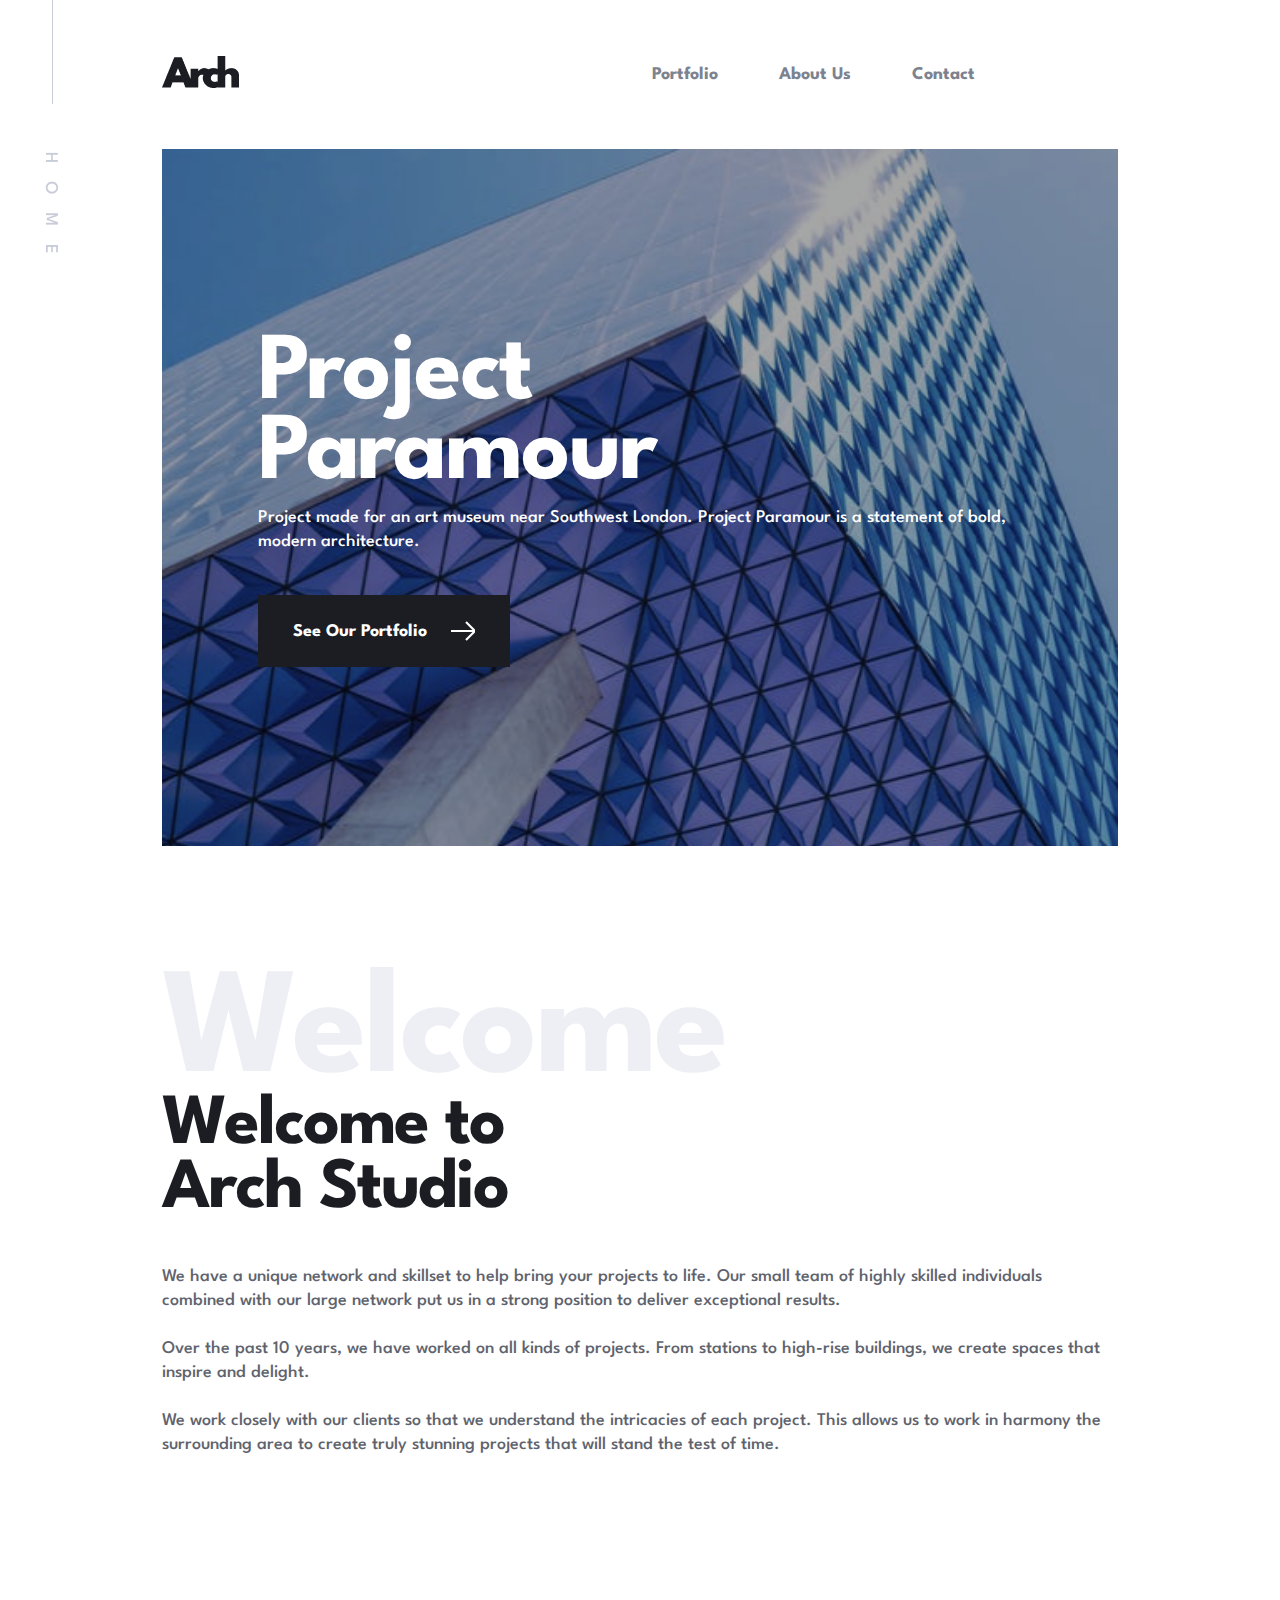
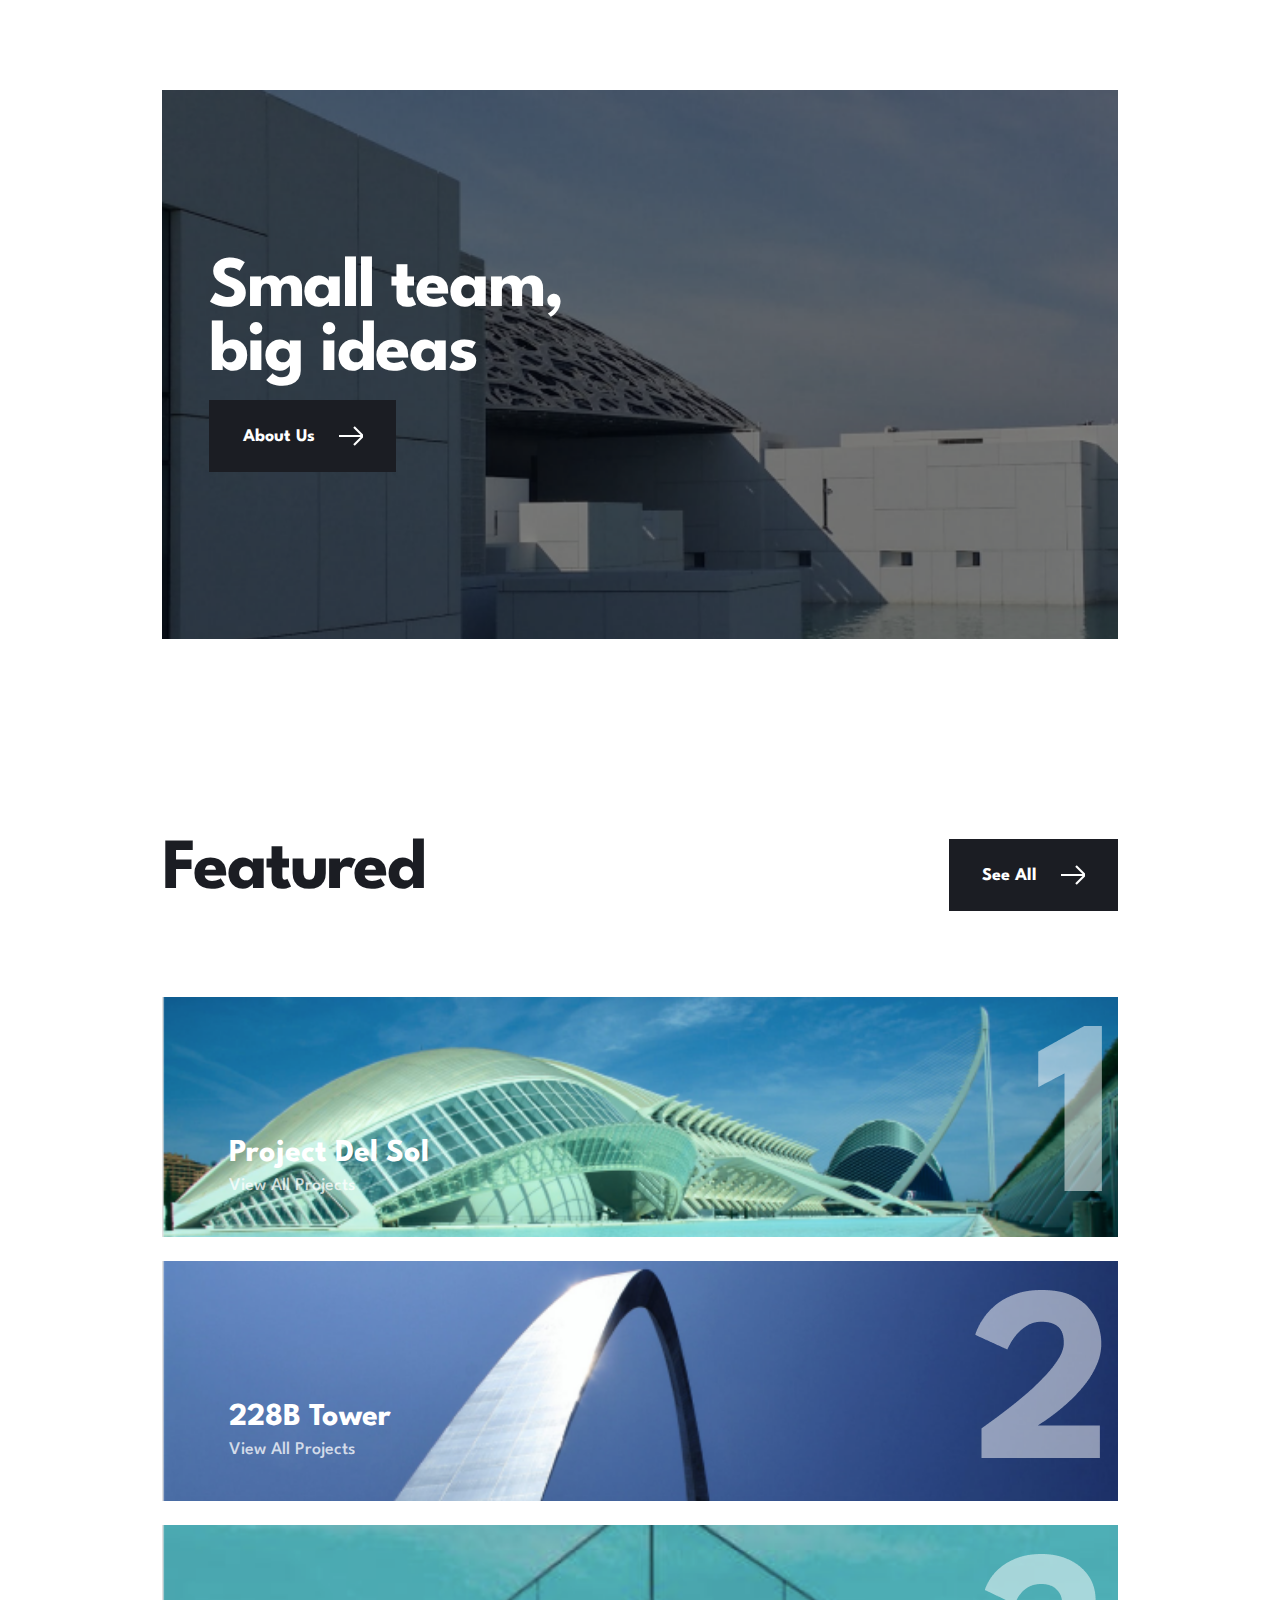
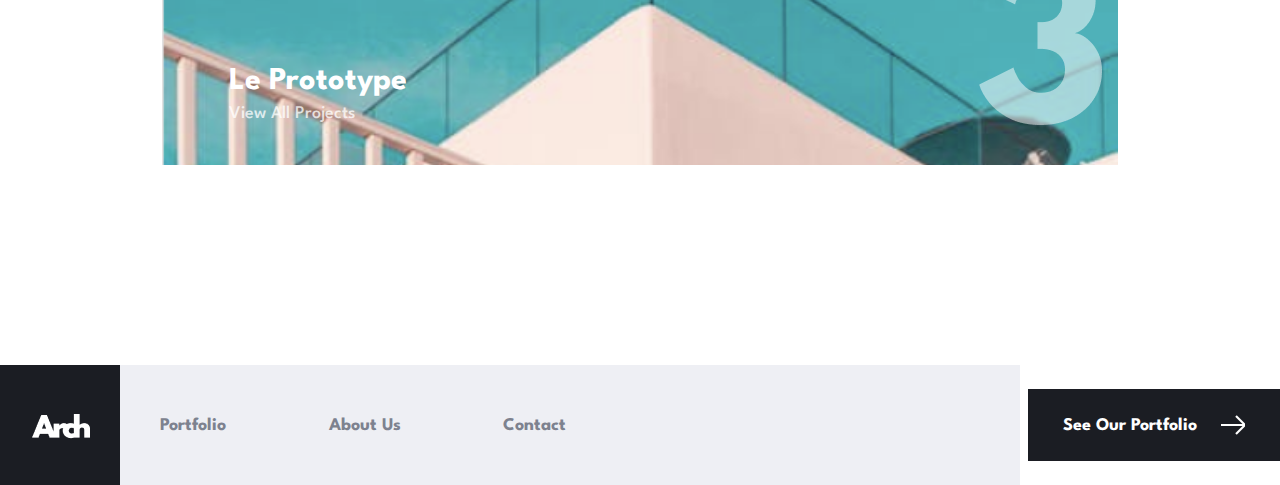
<file: index.html>
<!DOCTYPE html>
<html lang="en">
  <head>
    <meta charset="UTF-8" />
    <meta name="viewport" content="width=device-width, initial-scale=1.0" />
    <link rel="preconnect" href="https://fonts.googleapis.com" />
    <link rel="preconnect" href="https://fonts.gstatic.com" crossorigin />
    <link
      href="https://fonts.googleapis.com/css2?family=League+Spartan:wght@500;700&display=swap"
      rel="stylesheet"
    />
    <link
      rel="stylesheet"
      href="https://cdnjs.cloudflare.com/ajax/libs/font-awesome/6.5.1/css/all.min.css"
      integrity="sha512-DTOQO9RWCH3ppGqcWaEA1BIZOC6xxalwEsw9c2QQeAIftl+Vegovlnee1c9QX4TctnWMn13TZye+giMm8e2LwA=="
      crossorigin="anonymous"
      referrerpolicy="no-referrer"
    />
    <link rel="stylesheet" href="style.css" />
    <link rel="stylesheet" href="./CSS_Styles/header.css" />
    <link rel="stylesheet" href="./CSS_Styles/footer.css" />
    <link rel="icon" href="./Icons/Web_Page_Icon.png" />
    <title>Arch Studio</title>
  </head>
  <body>
    <header>
      <a href="#"> <img src="./Arch_Logo/Header_Arch.png" alt="Arch" /> </a>
      <div class="hamburger">
        <img src="./Icons/Hamburger_Menu.png" alt="" />
        <a href="./Portfolio_Page/index.html"> <nav>Portfolio</nav> </a>
        <a href="./About_Page/index.html"> <nav>About Us</nav> </a>
        <a href="./Contact_Page/index.html"> <nav>Contact</nav> </a>
      </div>
    </header>

    <main>
      <section class="section1">
        <div class="section1_text_cont">
          <h1>
            Project <br />
            Paramour
          </h1>
          <p>
            Project made for an art museum near Southwest London. Project
            Paramour is a statement of bold, modern architecture.
          </p>
        </div>
        <a href="./Portfolio_Page/index.html">
          <button class="portfolio_button">
            See Our Portfolio
            <img src="./Icons/Arrow_icon.png" alt="" /></button
        ></a>
        <div class="page_number_cont">
          <div class="page_number_cont_item firth">01</div>
          <div class="page_number_cont_item second">02</div>
          <div class="page_number_cont_item third">03</div>
          <div class="page_number_cont_item fourth">04</div>
        </div>
      </section>

      <section class="section2">
        <div class="mob_line"></div>
        <div class="section2_text_cont">
          <h1>Welcome</h1>
          <h2>
            Welcome to <br />
            Arch Studio
          </h2>
          <p>
            We have a unique network and skillset to help bring your projects to
            life. Our small team of highly skilled individuals combined with our
            large network put us in a strong position to deliver exceptional
            results.
            <br />
            <br />
            Over the past 10 years, we have worked on all kinds of projects.
            From stations to high-rise buildings, we create spaces that inspire
            and delight.
            <br />
            <br />
            We work closely with our clients so that we understand the
            intricacies of each project. This allows us to work in harmony the
            surrounding area to create truly stunning projects that will stand
            the test of time.
          </p>
        </div>
        <img class="building_image" src="./Home_Page/Desktop_Images/Assets/Building_Image.jpg" alt="">
      </section>

      <section class="section3">
        <h3>
          Small team, <br />
          big ideas
        </h3>
        <a href="./About_Page/index.html">
          <button class="about_us_button">
            About Us <img src="./Icons/Arrow_icon.png" alt="" />
          </button>
        </a>
      </section>

      <section class="section4">
        <div class="featured">
          <h4>Featured</h4>
          <a href="./Portfolio_Page/index.html">
            <button class="see_all_button1">
              See All <img src="./Icons/Arrow_icon.png" alt="" /></button
          ></a>
        </div>

        <div class="project_cont">
          <div class="project_cont_item project_del_sol">
            <h4>Project Del Sol</h4>
            <a href="./Portfolio_Page/index.html"> <p>View All Projects</p></a>
            <img
              class="number"
              src="./Home_Page/Tablet_Images/Numbers/1.png"
              alt=""
            />
          </div>

          <div class="project_cont_item w228B_tower">
            <h4>228B Tower</h4>
            <a href="./Portfolio_Page/index.html"> <p>View All Projects</p></a>
            <img
              class="number"
              src="./Home_Page/Tablet_Images/Numbers/2.png"
              alt=""
            />
          </div>

          <div class="project_cont_item le_prototype">
            <h4>Le Prototype</h4>
            <a href="./Portfolio_Page/index.html"> <p>View All Projects</p></a>
            <img
              class="number"
              src="./Home_Page/Tablet_Images/Numbers/3.png"
              alt=""
            />
          </div>

          <a href="./Portfolio_Page/index.html"
            ><button class="see_all_button2">
              See All <img src="./Icons/Arrow_icon.png" alt="" /></button
          ></a>
        </div>
      </section>
    </main>

    <footer>
      <a class="arch" href="#">
        <img class="arch_logo" src="./Arch_Logo/Footer_Arch.png" alt="Arch" />
      </a>
      <ul>
        <a href="./Portfolio_Page/index.html"> <li>Portfolio</li> </a>
        <a href="./About_Page/index.html"> <li>About Us</li> </a>
        <a href="./Contact_Page/index.html"> <li>Contact</li> </a>
      </ul>

      <a class="portfolio_button_tag" href="./Portfolio_Page/index.html">
        <button class="portfolio_button">
          See Our Portfolio <img src="./Icons/Arrow_icon.png" alt="" /></button
      ></a>
    </footer>
  </body>
</html>
</file>
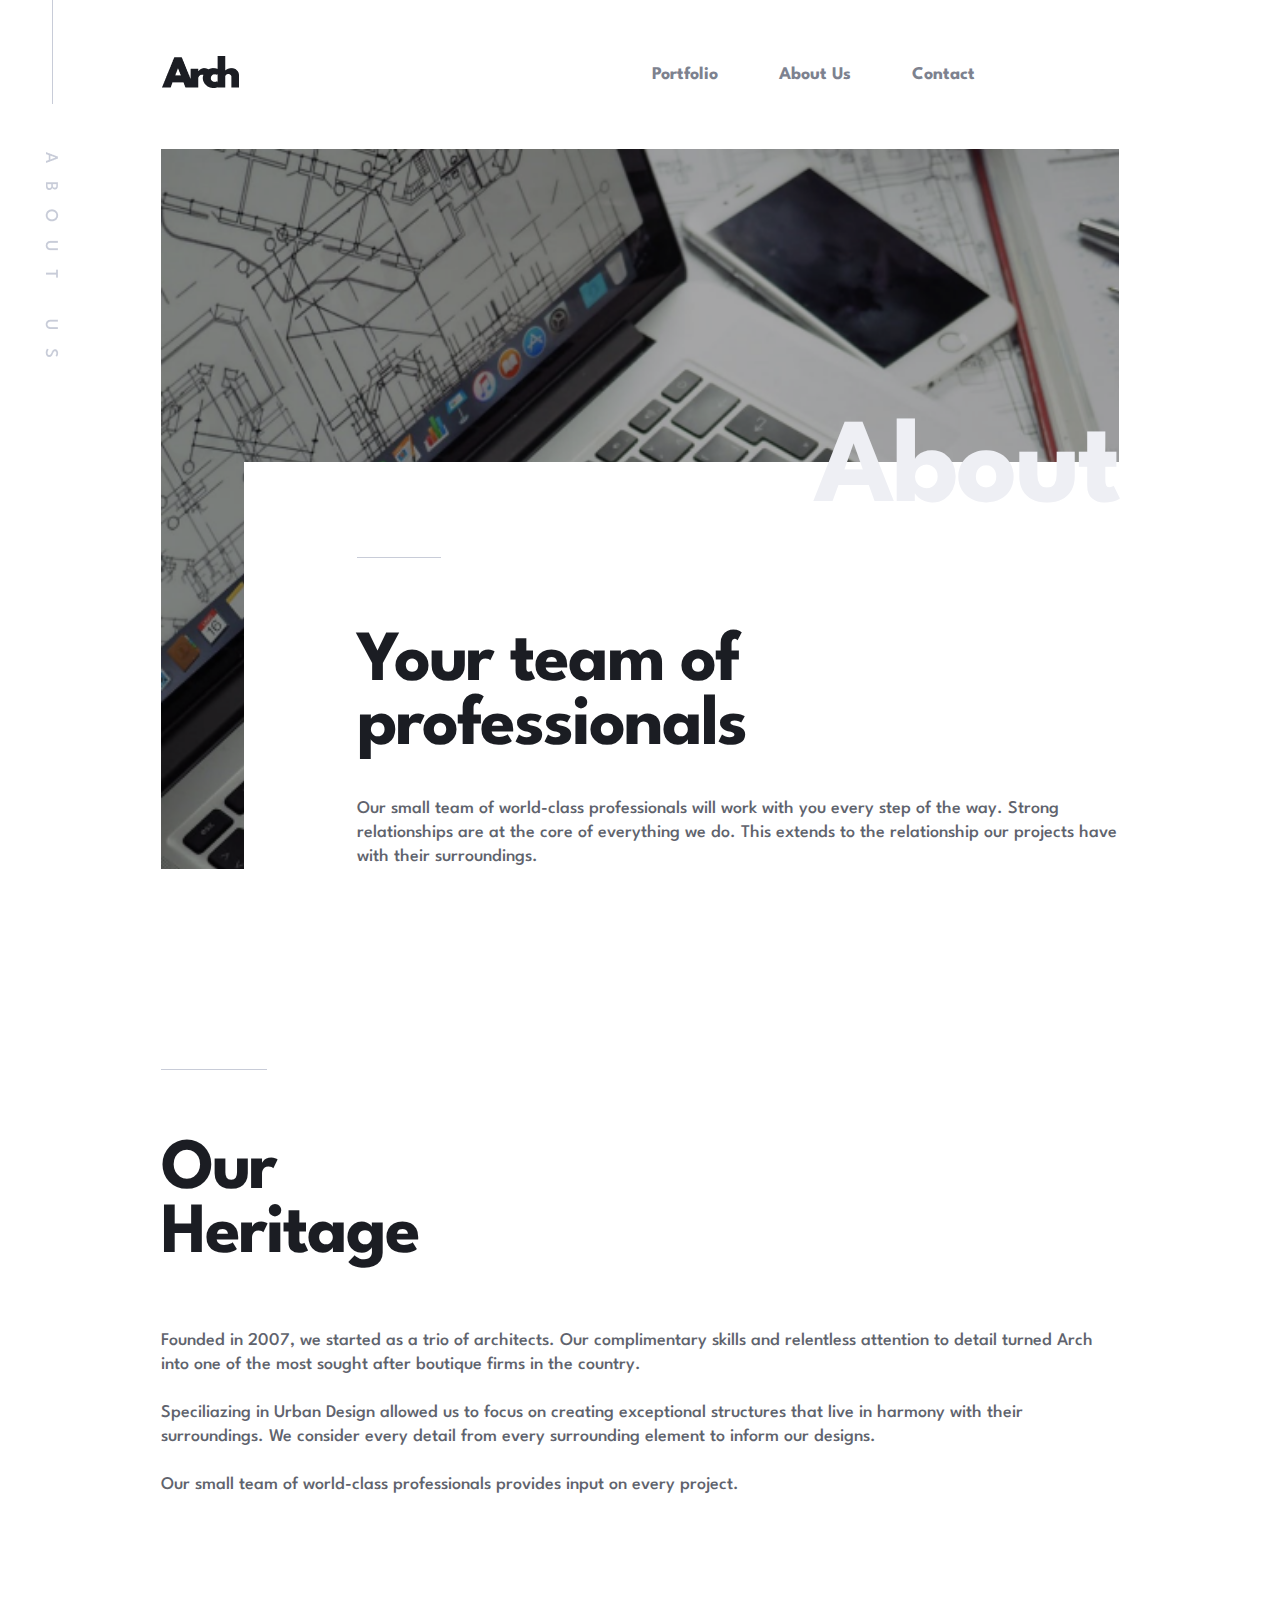
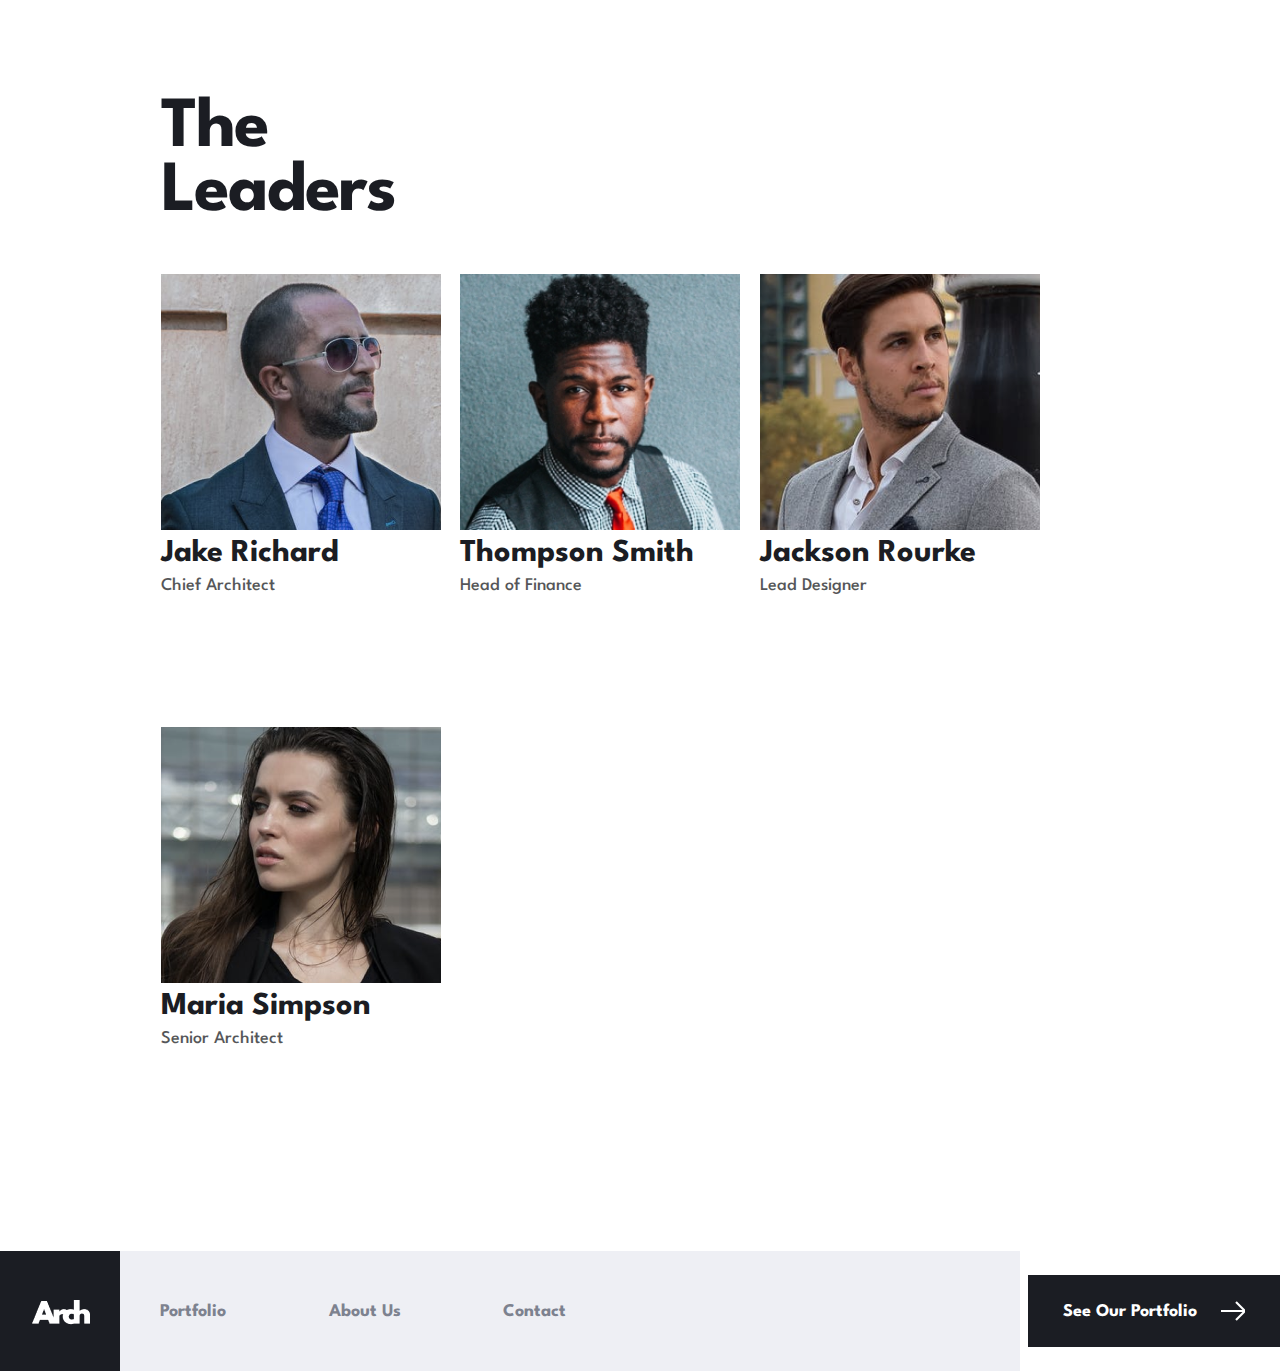
<file: About_Page/index.html>
<!DOCTYPE html>
<html lang="en">
  <head>
    <meta charset="UTF-8" />
    <meta name="viewport" content="width=device-width, initial-scale=1.0" />
    <link
      rel="stylesheet"
      href="https://cdnjs.cloudflare.com/ajax/libs/font-awesome/6.5.1/css/all.min.css"
      integrity="sha512-DTOQO9RWCH3ppGqcWaEA1BIZOC6xxalwEsw9c2QQeAIftl+Vegovlnee1c9QX4TctnWMn13TZye+giMm8e2LwA=="
      crossorigin="anonymous"
      referrerpolicy="no-referrer"
    />
    <link rel="preconnect" href="https://fonts.googleapis.com" />
    <link rel="preconnect" href="https://fonts.gstatic.com" crossorigin />
    <link
      href="https://fonts.googleapis.com/css2?family=League+Spartan:wght@500;700&display=swap"
      rel="stylesheet"
    />
    <link
      rel="stylesheet"
      href="https://cdnjs.cloudflare.com/ajax/libs/font-awesome/6.5.1/css/all.min.css"
      integrity="sha512-DTOQO9RWCH3ppGqcWaEA1BIZOC6xxalwEsw9c2QQeAIftl+Vegovlnee1c9QX4TctnWMn13TZye+giMm8e2LwA=="
      crossorigin="anonymous"
      referrerpolicy="no-referrer"
    />
    <link rel="stylesheet" href="style.css" />
    <link rel="stylesheet" href="../CSS_Styles/header.css" />
    <link rel="stylesheet" href="../CSS_Styles/footer.css" />
    <link rel="icon" href="./Icons/Web_Page_Icon.png" />
    <title>Document</title>
  </head>
  <body>
    <header>
      <a href="../index.html">
        <img src="../Arch_Logo/Header_Arch.png" alt="Arch" />
      </a>
      <div class="hamburger">
        <img src="../Icons/Hamburger_Menu.png" alt="" />
        <a href="../Portfolio_Page/index.html"> <nav>Portfolio</nav> </a>
        <a href="../About_Page/index.html"> <nav>About Us</nav> </a>
        <a href="../Contact_Page/index.html"> <nav>Contact</nav> </a>
      </div>
    </header>

    <main>
      <section class="section1">
        <div class="img_cont">
          <img src="./Tablet_Images/Main_Image.png" alt="" />
        </div>
        <div class="white_cont">
          <h1>About</h1>
          <div class="white_text_container">
            <div class="line"></div>
            <h2>Your team of professionals</h2>
            <p>
              Our small team of world-class professionals will work with you
              every step of the way. Strong relationships are at the core of
              everything we do. This extends to the relationship our projects
              have with their surroundings.
            </p>
          </div>
        </div>
      </section>

      <section class="section2">
        <div class="section2_container">
          <div class="line"></div>
          <div class="section2_text_container">
            <h3>
              Our <br />
              Heritage
            </h3>

            <p>
              Founded in 2007, we started as a trio of architects. Our
              complimentary skills and relentless attention to detail turned
              Arch into one of the most sought after boutique firms in the
              country. <br />
              <br />

              Speciliazing in Urban Design allowed us to focus on creating
              exceptional structures that live in harmony with their
              surroundings. We consider every detail from every surrounding
              element to inform our designs. <br />
              <br />
              Our small team of world-class professionals provides input on
              every project.
            </p>
          </div>
        </div>
        <img src="./Desktop_Images/Heritage_Image.png" alt="" />
      </section>

      <section class="section3">
        <h4>
          The <br />
          Leaders
        </h4>
        <div class="leaders_cont">
          <div class="leaders_cont_item">
            <div class="img_cont2">
              <img
                src="./Tablet_Images/Avatars/Jake_Richard.png"
                alt="Avatar"
              />
              <div class="leaders_cont_item_img">
                <i class="icon fa-brands fa-linkedin fa-2xl"></i>
                <i class="icon fa-brands fa-twitter fa-2xl"></i>
              </div>
            </div>
            <h5>Jake Richard</h5>
            <p>Chief Architect</p>
          </div>

          <div class="leaders_cont_item">
            <div class="img_cont2">
              <img
                src="./Tablet_Images/Avatars/Thompson_Smith.png"
                alt="Avatar"
              />
              <div class="leaders_cont_item_img">
                <i class="icon fa-brands fa-linkedin fa-2xl"></i>
                <i class="icon fa-brands fa-twitter fa-2xl"></i>
              </div>
            </div>
            <h5>Thompson Smith</h5>
            <p>Head of Finance</p>
          </div>

          <div class="leaders_cont_item">
            <div class="img_cont2">
              <img
                src="./Tablet_Images/Avatars/Jackson_Rourke.png"
                alt="Avatar"
              />
              <div class="leaders_cont_item_img">
                <i class="icon fa-brands fa-linkedin fa-2xl"></i>
                <i class="icon fa-brands fa-twitter fa-2xl"></i>
              </div>
            </div>
            <h5>Jackson Rourke</h5>
            <p>Lead Designer</p>
          </div>

          <div class="leaders_cont_item">
            <div class="img_cont2">
              <img
                src="./Tablet_Images/Avatars/Maria_Simpson.png"
                alt="Avatar"
              />
              <div class="leaders_cont_item_img">
                <i class="icon fa-brands fa-linkedin fa-2xl"></i>
                <i class="icon fa-brands fa-twitter fa-2xl"></i>
              </div>
            </div>
            <h5>Maria Simpson</h5>
            <p>Senior Architect</p>
          </div>
        </div>
      </section>
    </main>

    <footer>
      <a class="arch" href="../index.html">
      <img class="arch_logo" src="../Arch_Logo/Footer_Arch.png" alt="Arch" />
      </a>
      <ul>
        <a href="../Portfolio_Page/index.html"> <li>Portfolio</li> </a>
        <a href="../About_Page/index.html"> <li>About Us</li> </a>
        <a href="../Contact_Page/index.html"> <li>Contact</li> </a>
      </ul>

      <a class="portfolio_button_tag" href="../Portfolio_Page/index.html">
        <button class="portfolio_button">
          See Our Portfolio <img src="../Icons/Arrow_icon.png" alt="" /></button
      ></a>
    </footer>
  </body>
</html>
</file>
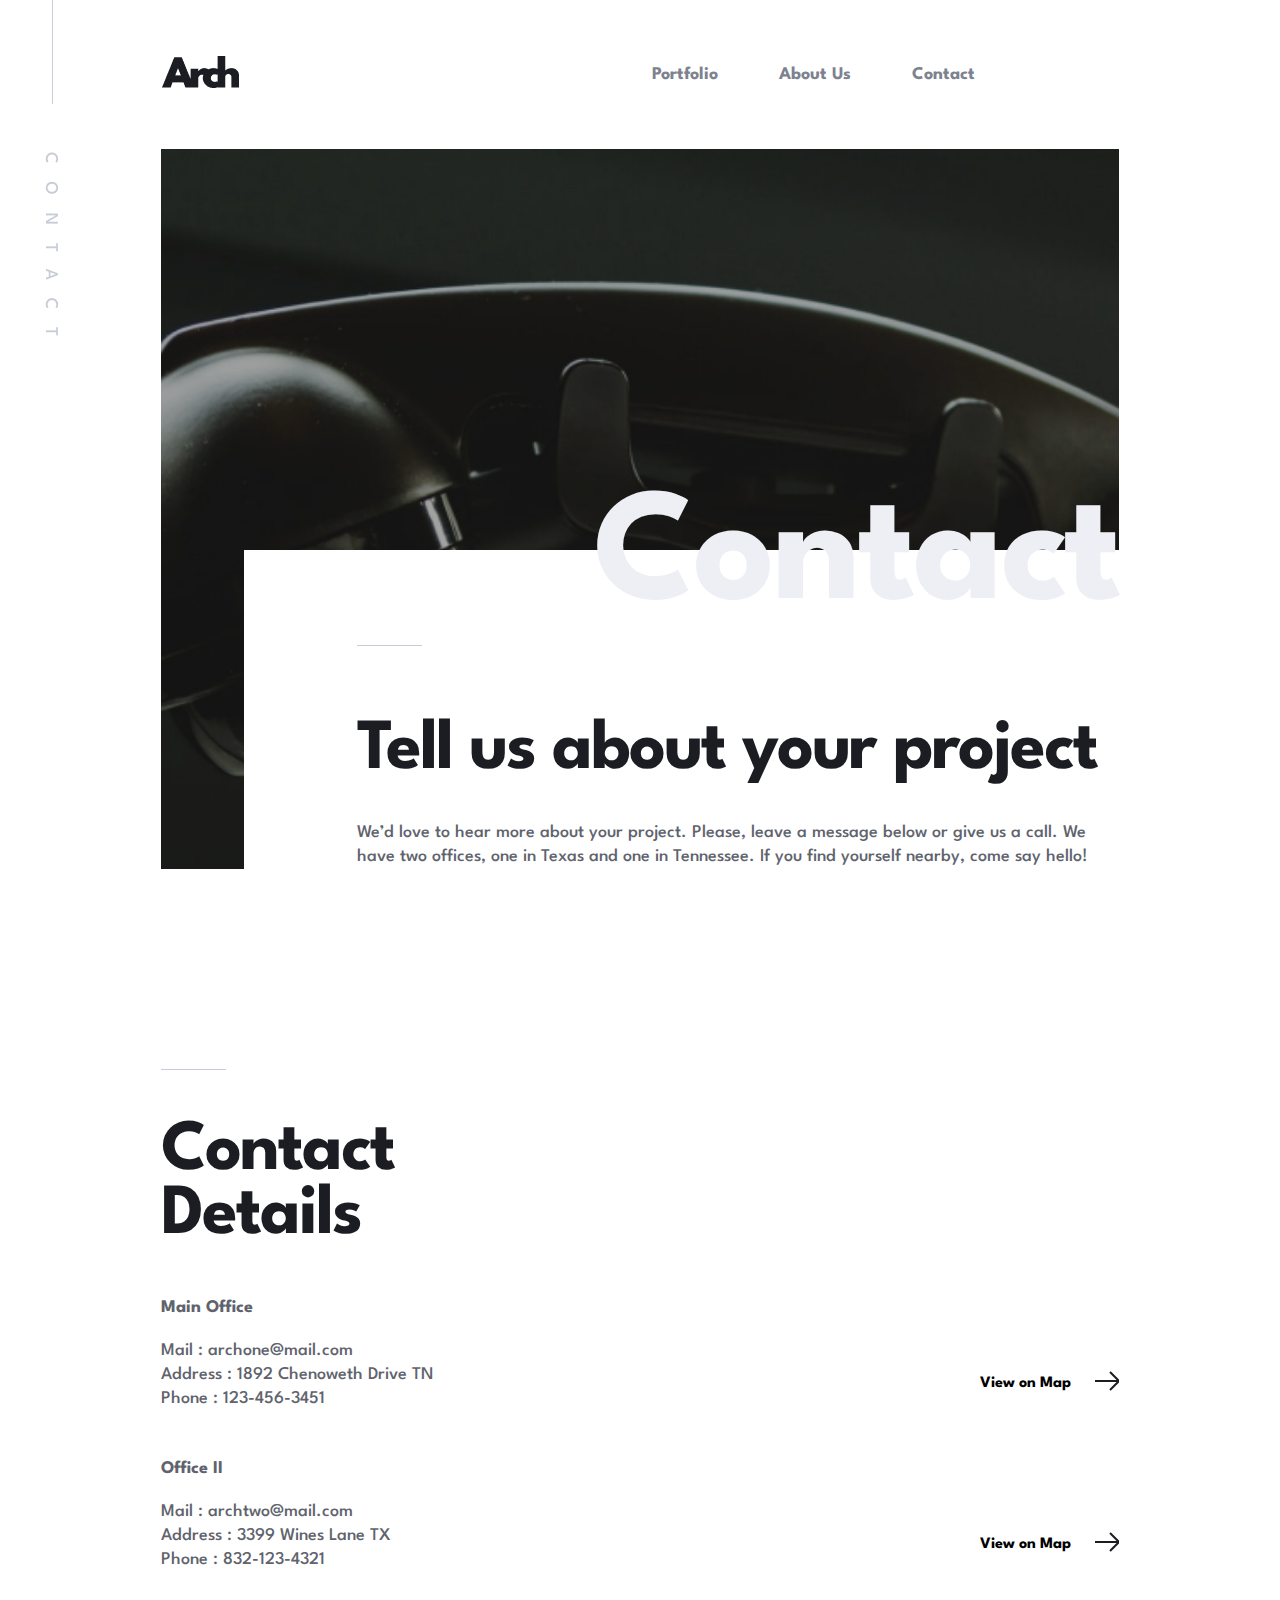
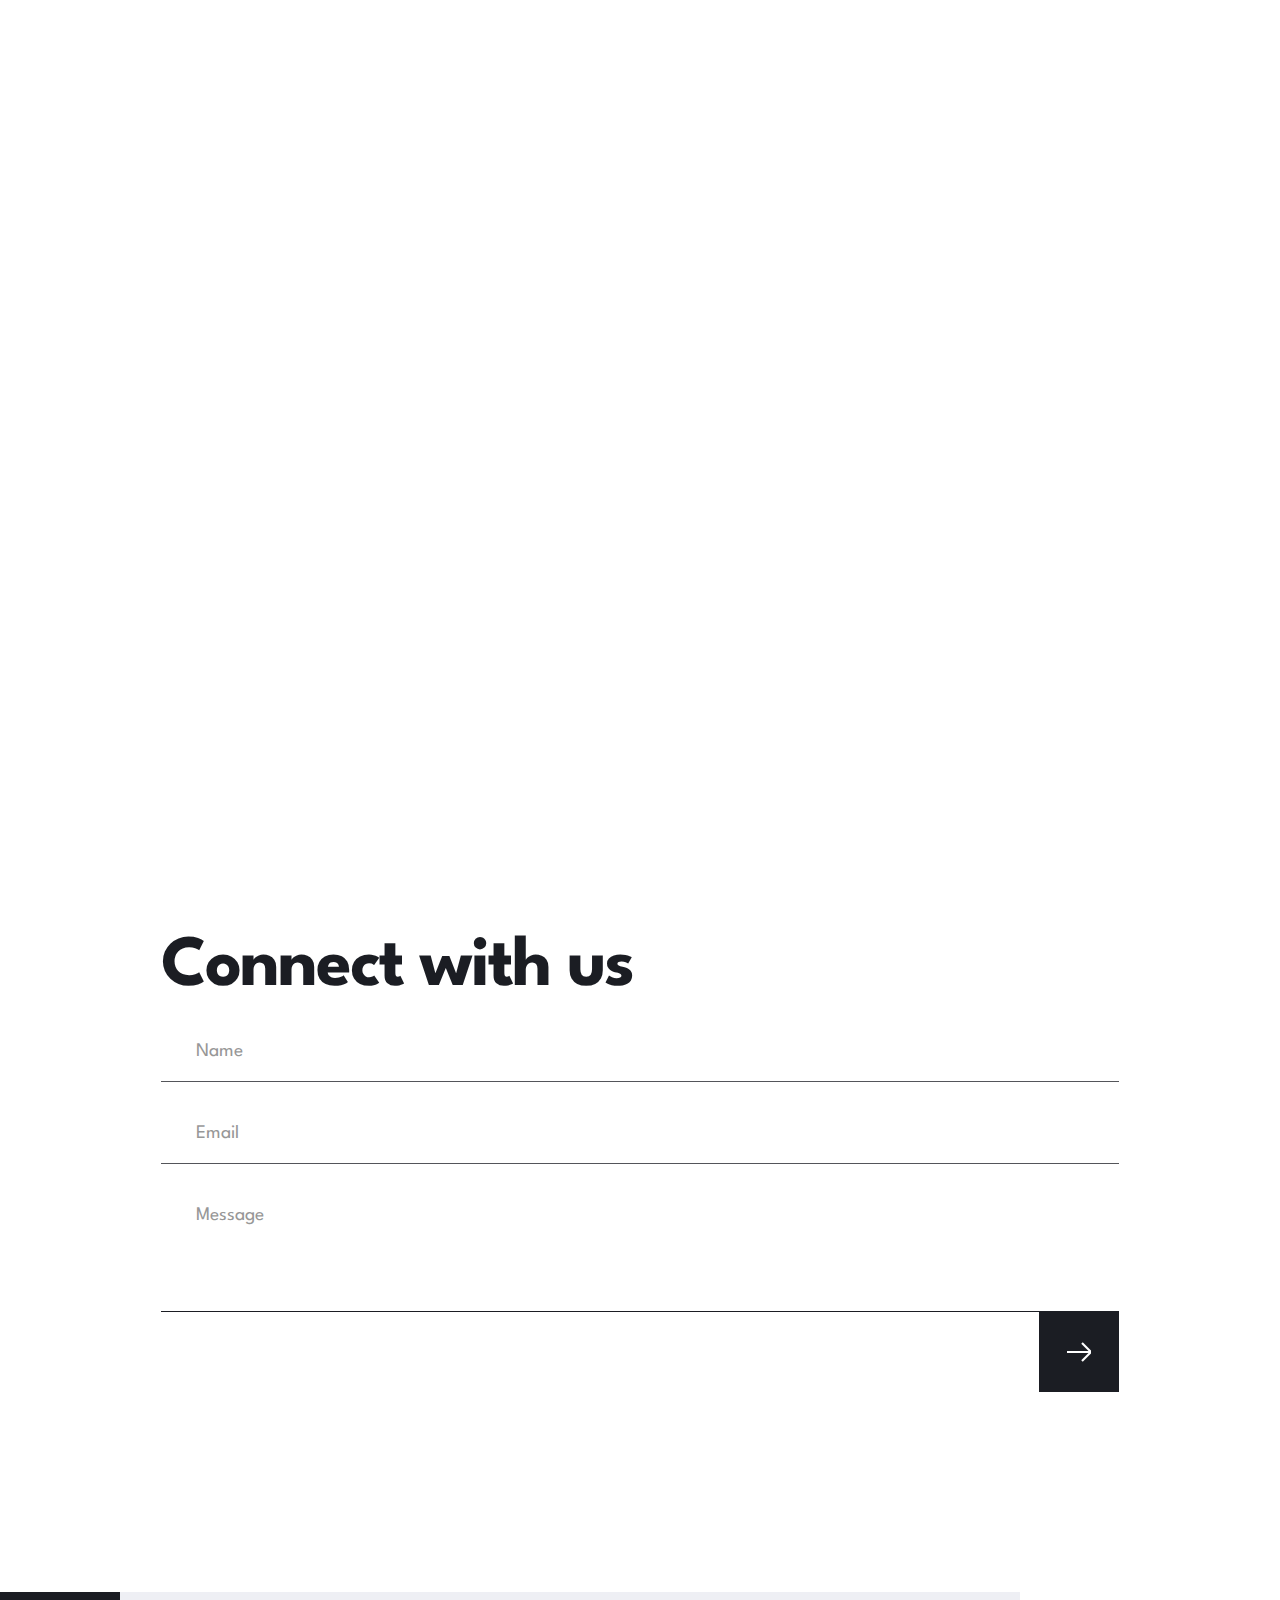
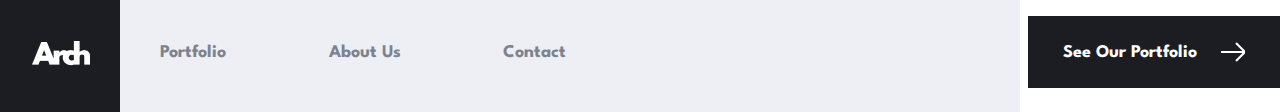
<file: Contact_Page/index.html>
<!DOCTYPE html>
<html lang="en">
  <head>
    <meta charset="UTF-8" />
    <meta name="viewport" content="width=device-width, initial-scale=1.0" />
    <link rel="preconnect" href="https://fonts.googleapis.com" />
    <link rel="preconnect" href="https://fonts.gstatic.com" crossorigin />
    <link
      href="https://fonts.googleapis.com/css2?family=League+Spartan:wght@500;700&display=swap"
      rel="stylesheet"
    />
    <link
      rel="stylesheet"
      href="https://cdnjs.cloudflare.com/ajax/libs/font-awesome/6.5.1/css/all.min.css"
      integrity="sha512-DTOQO9RWCH3ppGqcWaEA1BIZOC6xxalwEsw9c2QQeAIftl+Vegovlnee1c9QX4TctnWMn13TZye+giMm8e2LwA=="
      crossorigin="anonymous"
      referrerpolicy="no-referrer"
    />
    <link rel="stylesheet" href="style.css" />
    <link rel="stylesheet" href="../CSS_Styles/header.css" />
    <link rel="stylesheet" href="../CSS_Styles/footer.css" />
    <link rel="icon" href="./Icons/Web_Page_Icon.png" />
    <title>Document</title>
  </head>
  <body>
    <header>
      <a href="../index.html">
        <img src="../Arch_Logo/Header_Arch.png" alt="Arch" />
      </a>
      <div class="hamburger">
        <img src="../Icons/Hamburger_Menu.png" alt="" />
        <a href="../Portfolio_Page/index.html"> <nav>Portfolio</nav> </a>
        <a href="../About_Page/index.html"> <nav>About Us</nav> </a>
        <a href=""> <nav>Contact</nav> </a>
      </div>
    </header>
    <main>
      <section class="section1">
        <div class="img_cont">
          <img src="./Desktop_Images/Contact_Image.png" alt="" />
        </div>
        <div class="white_cont">
          <h1>Contact</h1>
          <div class="white_text_container">
            <div class="line"></div>
            <h2>Tell us about your project</h2>
            <p>
              We’d love to hear more about your project. Please, leave a message
              below or give us a call. We have two offices, one in Texas and one
              in Tennessee. If you find yourself nearby, come say hello!
            </p>
          </div>
        </div>
      </section>

      <section class="section2">
        <div class="line"></div>
        <div class="section2_cont">
          <div class="contact_details">
            <h3>
              Contact <br />
              Details
            </h3>
          </div>
          <div class="address_cont">
            <div class="location">
              <div class="location_text">
                <h4>Main Office</h4>
                <p>
                  Mail : archone@mail.com <br />
                  Address : 1892 Chenoweth Drive TN <br />
                  Phone : 123-456-3451
                </p>
              </div>
              <div class="view_map">
                <b> View on Map </b>
                <img src="../Icons/Arrow_Icon_svg.svg" alt="" />
              </div>
            </div>

            <div class="location">
              <div class="location_text">
                <h4>Office II</h4>
                <p>
                  Mail : archtwo@mail.com <br />
                  Address : 3399 Wines Lane TX <br />
                  Phone : 832-123-4321
                </p>
              </div>

              <div class="view_map">
                <b> View on Map </b>
                <img src="../Icons/Arrow_Icon_svg.svg" alt="" />
              </div>
            </div>
          </div>
        </div>
      </section>

      <section>
        <iframe
          class="map"
          src="https://www.google.com/maps/embed?pb=!1m18!1m12!1m3!1d92406.99275482344!2d42.58806273237214!3d42.24629659699156!2m3!1f0!2f0!3f0!3m2!1i1024!2i768!4f13.1!3m3!1m2!1s0x405c8ce30e54af2d%3A0xfbec41b2d626656f!2z4YOl4YOj4YOX4YOQ4YOY4YOh4YOY!5e0!3m2!1ska!2sge!4v1705359604618!5m2!1ska!2sge"
          width="400"
          height="300"
          style="border: 0"
          allowfullscreen=""
          loading="lazy"
          referrerpolicy="no-referrer-when-downgrade"
        ></iframe>
      </section>

      <section class="section4">
        <h4>Connect with us</h4>

        <form>
          <input placeholder="Name" type="text" />
          <input placeholder="Email" type="email" />
          <textarea class="textarea" placeholder="Message"></textarea>
          <button><img src="../Icons/Arrow_icon.png" alt="" /></button>
        </form>
      </section>
    </main>

    <footer>
      <a class="arch" href="../index.html">
      <img class="arch_logo" src="../Arch_Logo/Footer_Arch.png" alt="Arch" />
      </a>
      <ul>
        <a href="../Portfolio_Page/index.html"> <li>Portfolio</li> </a>
        <a href="../About_Page/index.html"> <li>About Us</li> </a>
        <a href=""> <li>Contact</li> </a>
      </ul>

      <a class="portfolio_button_tag" href="../Portfolio_Page/index.html">
        <button class="portfolio_button">
          See Our Portfolio <img src="../Icons/Arrow_icon.png" alt="" /></button
      ></a>
    </footer>
  </body>
</html>
</file>
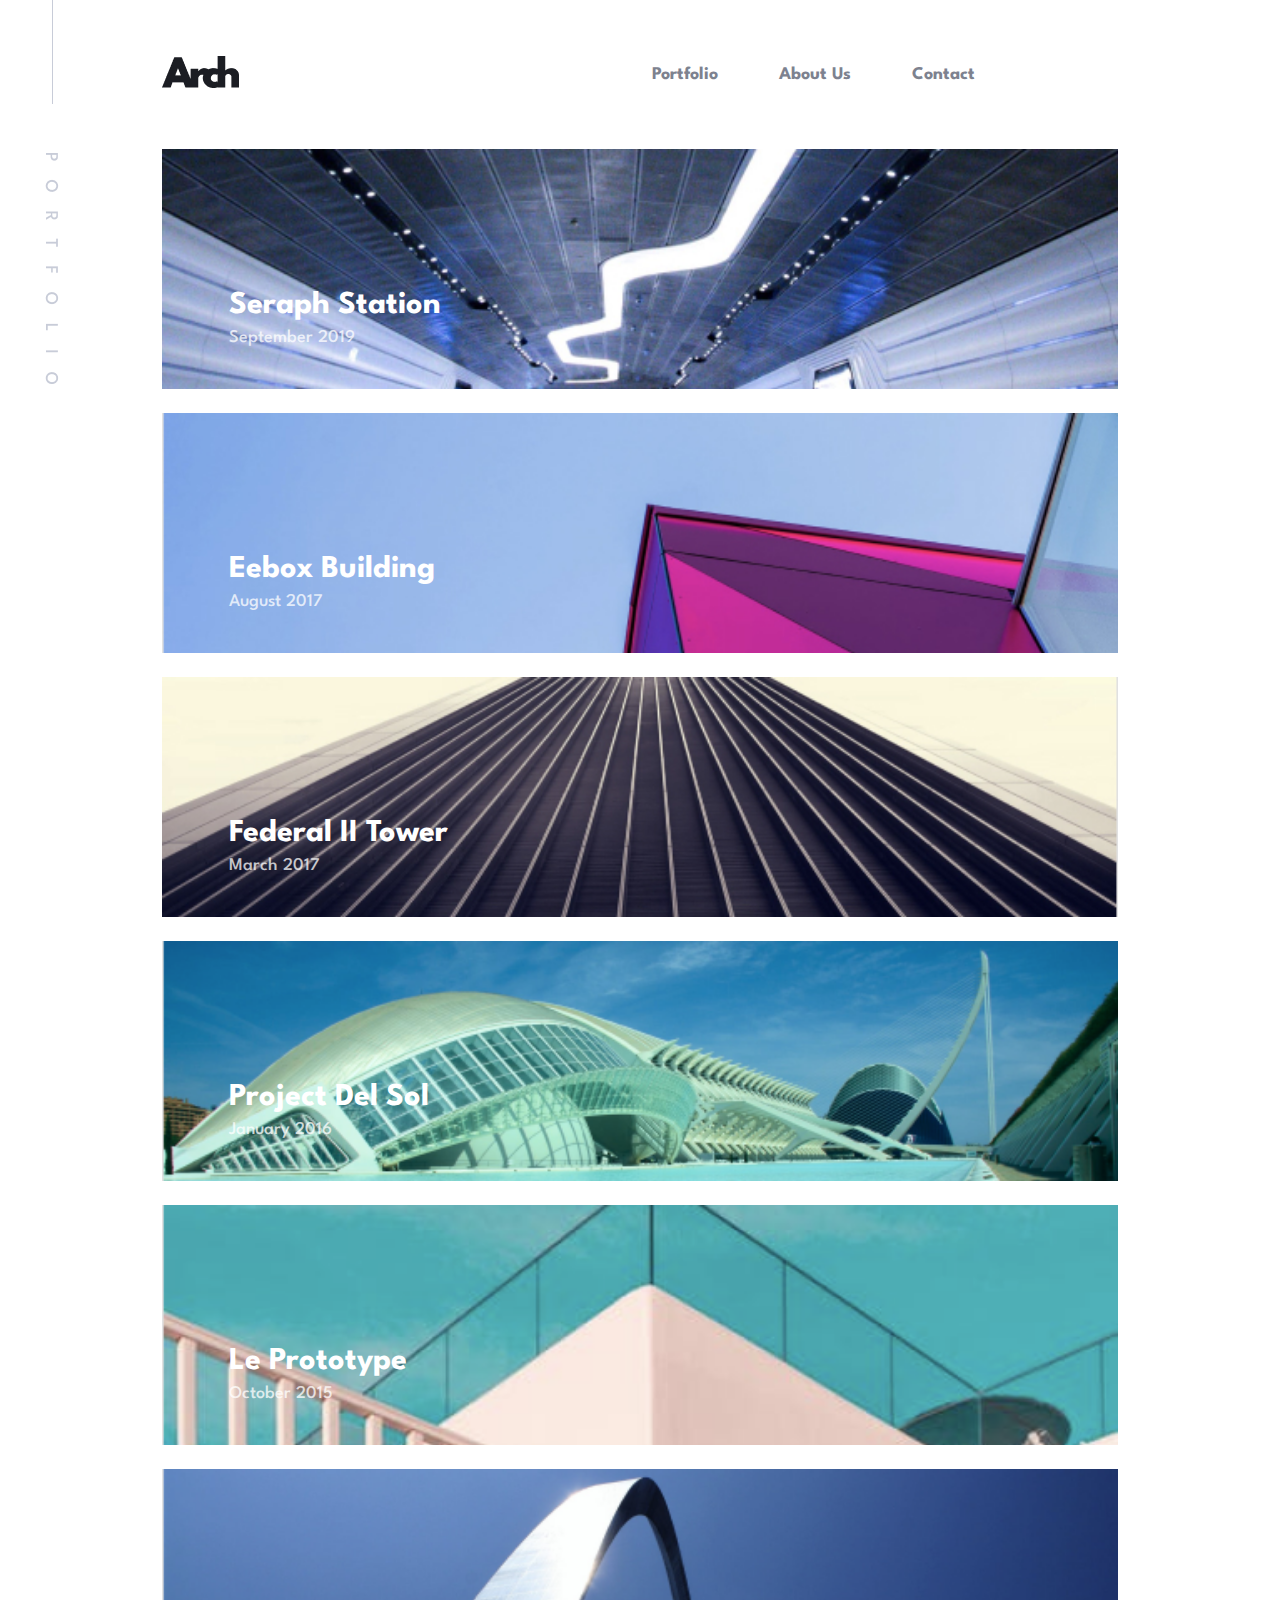
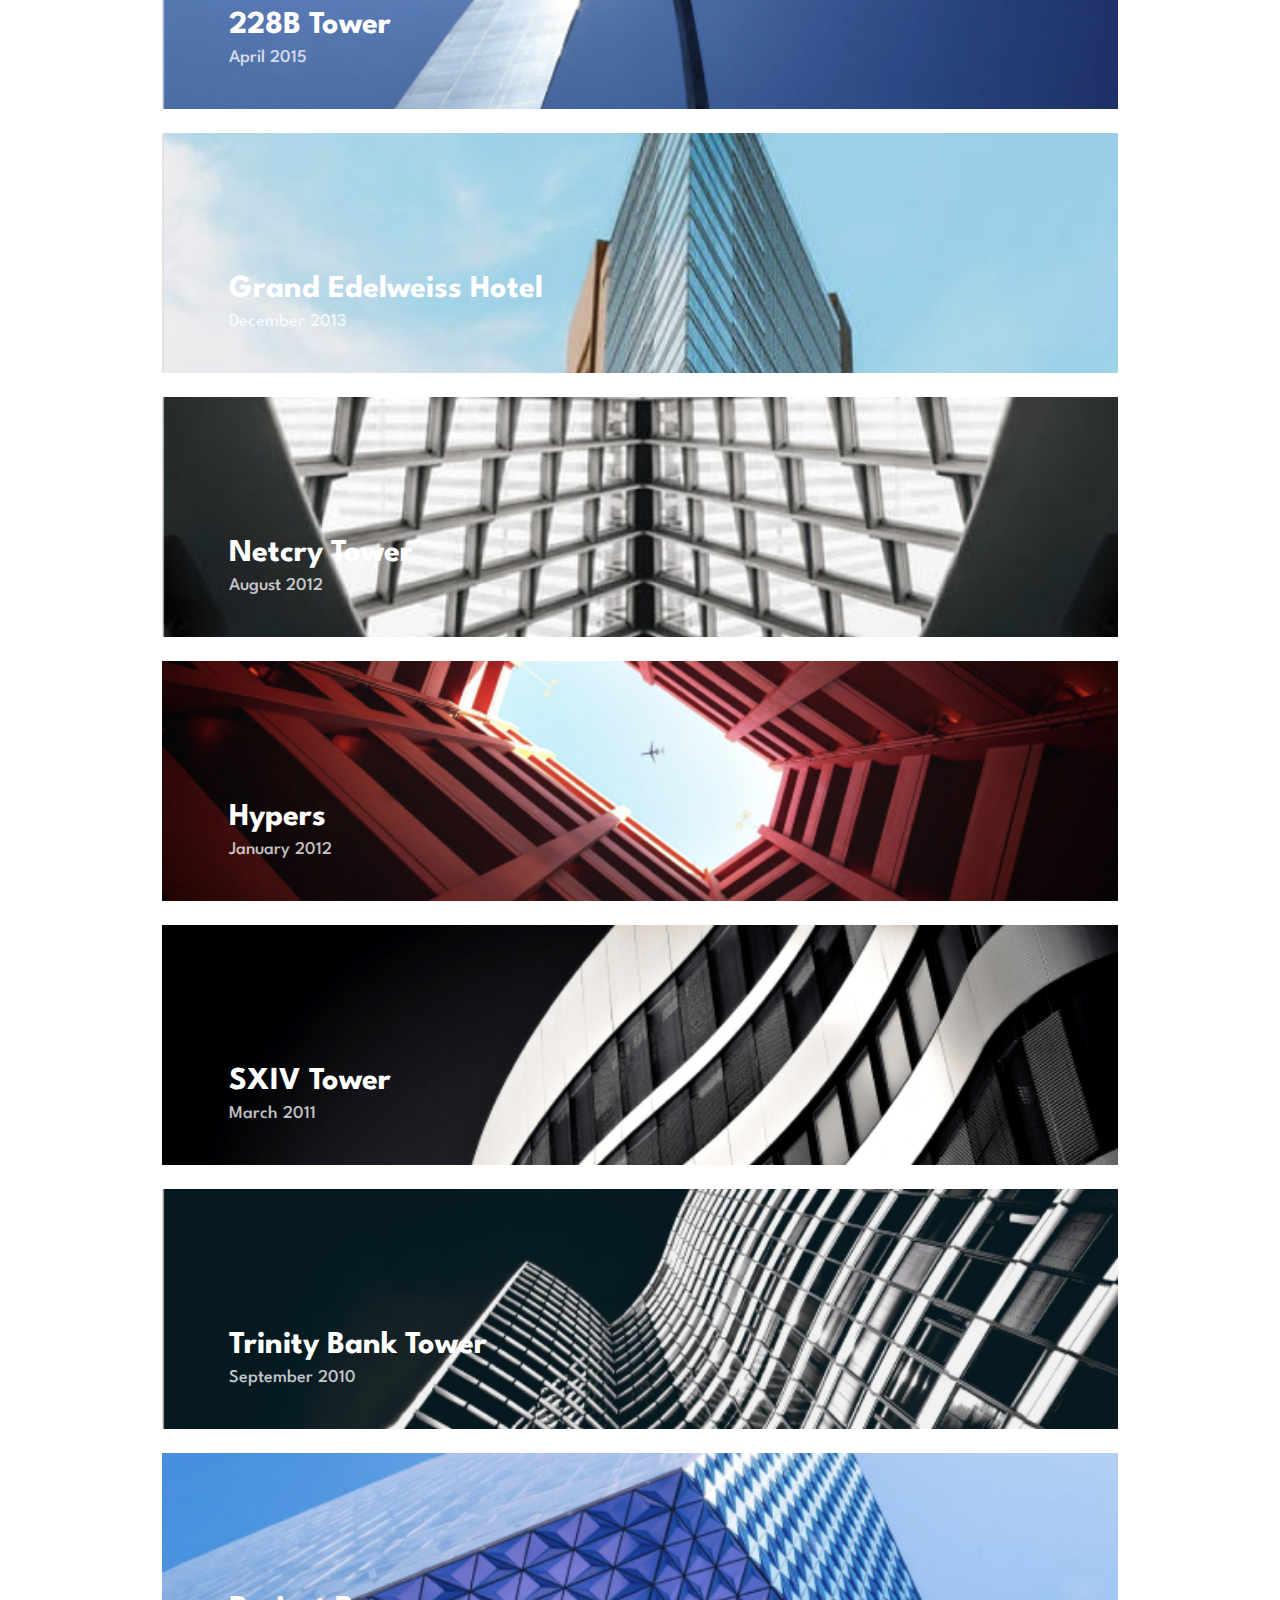
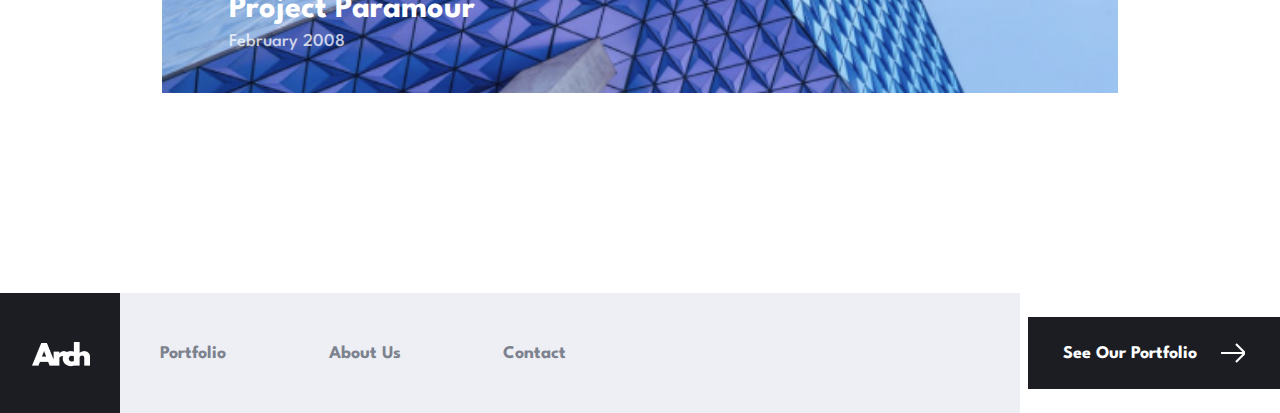
<file: Portfolio_Page/index.html>
<!DOCTYPE html>
<html lang="en">
  <head>
    <meta charset="UTF-8" />
    <meta name="viewport" content="width=device-width, initial-scale=1.0" />
    <link rel="preconnect" href="https://fonts.googleapis.com" />
    <link rel="preconnect" href="https://fonts.gstatic.com" crossorigin />
    <link
      href="https://fonts.googleapis.com/css2?family=League+Spartan:wght@500;700&display=swap"
      rel="stylesheet"
    />
    <link
      rel="stylesheet"
      href="https://cdnjs.cloudflare.com/ajax/libs/font-awesome/6.5.1/css/all.min.css"
      integrity="sha512-DTOQO9RWCH3ppGqcWaEA1BIZOC6xxalwEsw9c2QQeAIftl+Vegovlnee1c9QX4TctnWMn13TZye+giMm8e2LwA=="
      crossorigin="anonymous"
      referrerpolicy="no-referrer"
    />
    <link rel="stylesheet" href="style.css" />
    <link rel="stylesheet" href="../CSS_Styles/header.css" />
    <link rel="stylesheet" href="../CSS_Styles/footer.css" />
    <link rel="icon" href="./Icons/Web_Page_Icon.png" />
    <title>Document</title>
  </head>
  <body>
    <header>
      <a href="../index.html">
        <img src="../Arch_Logo/Header_Arch.png" alt="Arch" />
      </a>
      <div class="hamburger">
        <img src="../Icons/Hamburger_Menu.png" alt="" />
        <a href="../Portfolio_Page/index.html"> <nav>Portfolio</nav> </a>
        <a href="../About_Page/index.html"> <nav>About Us</nav> </a>
        <a href="../Contact_Page/index.html"> <nav>Contact</nav> </a>
      </div>
    </header>

    <main>
      <section class="project_cont">
        <div class="project_cont_item project_Seraph_Station">
          <h4>Seraph Station</h4>
          <p>September 2019</p>
        </div>

        <div class="project_cont_item project_Eebox_Building">
          <h4>Eebox Building</h4>
          <p>August 2017</p>
        </div>

        <div class="project_cont_item project_Federal_Tower">
          <h4>Federal II Tower</h4>
          <p>March 2017</p>
        </div>

        <div class="project_cont_item project_del_sol">
          <h4>Project Del Sol</h4>
          <p>January 2016</p>
        </div>

        <div class="project_cont_item le_prototype">
          <h4>Le Prototype</h4>
          <p>October 2015</p>
        </div>

        <div class="project_cont_item w228B_tower">
          <h4>228B Tower</h4>
          <p>April 2015</p>
        </div>

        <div class="project_cont_item project_Grand_Edelweiss_Hotel">
          <h4>Grand Edelweiss Hotel</h4>
          <p>December 2013</p>
        </div>

        <div class="project_cont_item project_Netcry_Tower">
          <h4>Netcry Tower</h4>
          <p>August 2012</p>
        </div>

        <div class="project_cont_item project_Hypers">
          <h4>Hypers</h4>
          <p>January 2012</p>
        </div>

        <div class="project_cont_item project_SXIV_Tower">
          <h4>SXIV Tower</h4>
          <p>March 2011</p>
        </div>

        <div class="project_cont_item project_Trinity_Bank_Tower">
          <h4>Trinity Bank Tower</h4>
          <p>September 2010</p>
        </div>

        <div class="project_cont_item Project_Paramour">
          <h4>Project Paramour</h4>
          <p>February 2008</p>
        </div>
      </section>
    </main>

    <footer>
      <a class="arch" href="../index.html">
      <img class="arch_logo" src="../Arch_Logo/Footer_Arch.png" alt="Arch" />
      </a>
      <ul>
        <a href="../Portfolio_Page/index.html"> <li>Portfolio</li> </a>
        <a href="../About_Page/index.html"> <li>About Us</li> </a>
        <a href=""> <li>Contact</li> </a>
      </ul>

      <a class="portfolio_button_tag" href="../Portfolio_Page/index.html">
        <button class="portfolio_button">
          See Our Portfolio <img src="../Icons/Arrow_icon.png" alt="" /></button
      ></a>
    </footer>
  </body>
</html>
</file>
<file: style.css>
main {
  display: flex;
  flex-direction: column;
  align-items: center;
  gap: 73px;
}

section {
  display: flex;
  flex-direction: column;
  padding: 0 8.5%;
}

.section1 {
  gap: 83px;
  padding: 116px 8.5% 110px;
  background: url(./Home_Page/Mobile_Images/Assets/Project_Paramour_Image.png)
    no-repeat;
  background-size: cover;
}

.section1_text_cont {
  display: flex;
  flex-direction: column;
  gap: 11px;
}

.section1_text_cont > h1 {
  font-size: 48px;
  font-weight: 700;
  line-height: 48px;
  letter-spacing: -1.2px;
  color: #fff;
}

.section1_text_cont > p {
  font-size: 18px;
  font-family: League Spartan;
  font-weight: 500;
  line-height: 24px;
  color: #fff;
}

button {
  display: flex;
  align-items: center;
  justify-content: center;
  gap: 24px;
  font-size: 18px;
  font-family: League Spartan;
  font-weight: 700;
  line-height: 25px;
  border: none;
  cursor: pointer;
  transition: 0.4s;
  color: #fff;
  background: #1b1d23;
}

button:hover {
  background-color: #60636d;
}

.portfolio_button {
  width: 252px;
  height: 72px;
}

.page_number_cont {
  display: none;
}

.section2 {
  gap: 68px;
}

.mob_line {
  width: 65px;
  height: 1px;
  background: #c8ccd8;
}

.section2_text_cont {
  display: flex;
  flex-direction: column;
  gap: 22px;
}

.section2_text_cont > h1 {
  display: none;
}

.section2_text_cont > h2 {
  font-size: 48px;
  font-weight: 700;
  line-height: 52px;
  letter-spacing: -1.714px;
  color: #1b1d23;
}

.section2_text_cont > p {
  font-size: 18px;
  font-family: League Spartan;
  font-weight: 500;
  line-height: 24px;
  color: #60636d;
}

.building_image {
  display: none;
}

.section3 {
  gap: 23px;
  padding: 180px 8.5%;
  width: 100%;
  margin: 40px 0 0;
  background: url(./Home_Page/Mobile_Images/Assets/Small_Team_Image.png)
    no-repeat;
  background-size: cover;
}

.section3 > h3 {
  font-size: 48px;
  font-weight: 700;
  line-height: 52px;
  letter-spacing: -1.714px;
  color: #fff;
}

.section3 > a > .about_us_button {
  width: 187px;
  height: 72px;
}

.section4 {
  gap: 43px;
  width: 100%;
}

.section4 > .featured > h4 {
  font-size: 48px;
  font-weight: 700;
  line-height: 52px;
  letter-spacing: -1.714px;
  color: #1b1d23;
}

.featured > a > .see_all_button1 {
  display: none;
}

.project_cont {
  display: flex;
  flex-direction: column;
  gap: 24px;
}

.project_cont_item {
  display: flex;
  flex-direction: column;
  justify-content: end;
  width: 100%;
  height: 240px;
  padding: 0 7.7% 23px;
}

.project_cont_item > h4 {
  font-size: 32px;
  font-weight: 700;
  line-height: 40px;
  color: #fff;
}

.project_cont_item > a > p {
  font-size: 18px;
  font-weight: 500;
  line-height: 24px;
  opacity: 0.75;
  color: #fff;
}

.number {
  display: none;
}

.project_del_sol {
  background: url(./Home_Page/Mobile_Images/Assets/Project_Del_Sol_Image.png)
    no-repeat;
  background-size: cover;
}

.w228B_tower {
  background: url(./Home_Page/Mobile_Images/Assets/228B_Tower_Image.png)
    no-repeat;
  background-size: cover;
}

.le_prototype {
  background: url(./Home_Page/Mobile_Images/Assets/La_Prototype_Image.png)
    no-repeat;
  background-size: cover;
}

.project_cont > a > .see_all_button2 {
  width: 100%;
  height: 72px;
}

@media (width >= 768px) {
  body {
    background: url(../Home_Page/Tablet_Images/Assets/Home_Path.png) no-repeat;
    background-position: top 0 left 38px;
  }

  main {
    gap: 89px;
    padding: 0 12.626%;
  }

  section {
    padding: 0;
  }

  .section1 {
    gap: 41px;
    padding: 186px 10.1% 179px;
    background: url(./Home_Page/Tablet_Images/Assets/Projcet_Paramour_Image.png)
      no-repeat;
    background-size: cover;
  }

  .section1_text_cont > h1 {
    font-size: 96px;
    line-height: 80px;
    letter-spacing: -2px;
  }

  .section2 {
    gap: 0;
  }

  .mob_line {
    display: none;
  }

  .section2_text_cont {
    position: relative;
    gap: 43px;
    padding: 159px 0 0;
  }

  .section2_text_cont > h1 {
    display: block;
    position: absolute;
    top: 0;
    font-size: 151px;
    font-weight: 700;
    line-height: 200px;
    letter-spacing: -3px;
    color: #eeeff4;
  }

  .section2_text_cont > h2 {
    font-size: 72px;
    line-height: 64px;
    letter-spacing: -2px;
  }

  .section3 {
    gap: 15px;
    padding: 167px 5%;
    margin: 144px 0 111px;
    background: url(./Home_Page/Tablet_Images/Assets/Small_Team_Image.png)
      no-repeat;
    background-size: cover;
  }

  .section3 > h3 {
    font-size: 72px;
    line-height: 64px;
    letter-spacing: -2px;
  }

  .section4 {
    gap: 86px;
  }

  .featured {
    display: flex;
    justify-content: space-between;
  }

  .section4 > .featured > h4 {
    font-size: 72px;
    line-height: 64px;
    letter-spacing: -2px;
  }

  .featured > a > .see_all_button1 {
    display: flex;
    width: 169px;
    height: 72px;
  }

  .project_cont_item {
    position: relative;
    padding: 0 7% 39px;
  }

  .number {
    display: block;
    position: absolute;
    right: 16px;
    top: 29px;
  }

  .project_del_sol {
    background: url(./Home_Page/Tablet_Images/Assets/Project_Del_Sol_Image.png)
      no-repeat;
    background-size: cover;
  }

  .w228B_tower {
    background: url(./Home_Page/Tablet_Images/Assets/228B_Tower_Image.png)
      no-repeat;
    background-size: cover;
  }

  .le_prototype {
    background: url(./Home_Page/Tablet_Images/Assets/La_Prototype_Image.png)
      no-repeat;
    background-size: cover;
  }

  .project_cont > a {
    display: none;
  }
}

@media (width >= 1440px) {
  main {
    gap: 200px;
    padding: 0;
  }

  .section1 {
    position: relative;
    padding: 186px 11.4% 179px;
    width: 100%;
    background: url(./Home_Page/Desktop_Images/Assets/Project_Paramour_Image.png)
      no-repeat;
    background-size: cover;
  }

  .page_number_cont {
    display: block;
    position: absolute;
    display: flex;
    width: 320px;
    left: -80px;
    bottom: 0;
  }

  .page_number_cont_item {
    display: flex;
    align-items: center;
    justify-content: center;
    font-size: 18px;
    font-family: League Spartan;
    font-weight: 700;
    text-align: center;
    line-height: 25px;
    color: #7d828f;
    width: 25%;
    height: 80px;
    border: none;
    cursor: pointer;
    transition: 0.4s;
    background: #fff;
  }

  .page_number_cont > .firth {
    color: white;
    background: #1b1d23;
  }

  .second:hover,
  .third:hover,
  .fourth:hover {
    background: #eeeff4;
  }

  .section2 {
    flex-direction: row;
    justify-content: space-between;
    position: relative;
    width: 100%;
    padding-left: 16%;
  }

  .section2_text_cont {
    position: unset;
    padding: 69px 0 0;
    width: 445px;
  }

  .section2_text_cont > h1 {
    font-size: 250px;
    line-height: 200px;
    letter-spacing: -5px;
    top: -100px;
    left: 0;
  }

  .building_image {
    display: block;
  }

  .section3 {
    gap: 27px;
    margin: 0;
    padding-left: 16%;
    background: url(./Home_Page/Desktop_Images/Assets/Small_Team_Image.png)
      no-repeat;
    background-size: cover;
  }

  .section4 {
    gap: 65px;
  }

  .project_cont {
    flex-direction: row;
    gap: 30px;
  }

  .project_cont_item {
    width: 33%;
    height: 560px;
    padding: 0 40px 39px;
  }

  .number {
    top: 45px;
    right: 0;
  }

  .project_del_sol {
    background: url(./Home_Page/Desktop_Images/Assets/Project_Del_Sol_Image.png)
      no-repeat;
    background-size: cover;
  }

  .w228B_tower {
    background: url(./Home_Page/Desktop_Images/Assets/228B_Tower_Image.png)
      no-repeat;
    background-size: cover;
  }

  .le_prototype {
    background: url(./Home_Page/Desktop_Images/Assets/La_Prototype_Image.png)
      no-repeat;
    background-size: cover;
  }
}
</file>
<file: CSS_Styles/header.css>
* {
  font-family: 'League Spartan', sans-serif;
  padding: 0;
  margin: 0;
  box-sizing: border-box;
}

header {
  display: flex;
  align-items: center;
  justify-content: space-between;
  padding: 32px 8.5%;
}

.hamburger>a>nav {
  display: none;
}

a {
  text-decoration: none;
}

button {
  display: flex;
  align-items: center;
  justify-content: center;
  gap: 24px;
  font-size: 18px;
  font-family: League Spartan;
  font-weight: 700;
  line-height: 25px;
  border: none;
  cursor: pointer;
  transition: 0.4s;
  color: #fff;
  background: #1b1d23;
}

button:hover {
  background-color: #60636d;
}

@media (width >= 768px) {
  body {
    position: relative;
  }

  header {
    padding: 56px 23.8% 56px 12.626%;
  }

  .hamburger {
    display: flex;
    gap: 61px;
  }

  .hamburger>img {
    display: none;
  }

  .hamburger>a>nav {
    display: block;
    font-size: 18px;
    font-weight: 700;
    line-height: 25px;
    cursor: pointer;
    transition: .4s;
    color: #7D828F;
  }

  .hamburger>a>nav:hover {
    color: #1B1D23;
  }
}

@media (width >= 1440px) {
  body {
    padding: 0 11.4%;
    background-position: top 0 left 63px;
  }

  header {
    gap: 95px;
    padding: 56px 53.6% 56px 0;
  }
}
</file>
<file: CSS_Styles/footer.css>
footer {
  position: relative;
  display: flex;
  flex-direction: column;
  align-items: center;
  gap: 31px;
  padding: 93px 8.5% 48px;
  margin: 132px 0 0;
  background: #eeeff4;
}

footer > .arch {  /* a თეგის სტილი*/
  position: absolute;
  top: -16%;
  width: 120px;
  height: 120px;
}

footer > .arch_logo {
  position: absolute;
  top: -16%;
  width: 120px;
  height: 120px;
}

ul {
  display: flex;
  flex-direction: column;
  align-items: center;
  gap: 32px;
}

li {
  font-size: 18px;
  font-family: League Spartan;
  font-weight: 700;
  line-height: 25px;
  list-style: none;
  cursor: pointer;
  transition: .4s;
  color: #7d828f;
}

li:hover {
  color: #1b1d23;
}

@media (width >= 768px) {
  footer {
    position: unset;
    flex-direction: row;
    padding: unset;
    margin-top: 200px;
    width: 79.7%;
    gap: 40px;
  }

  footer > .arch { /* a თეგის სტილი*/
    position: unset;
    line-height: 0;
  }

  footer > .arch_logo {
    position: unset;
  }

  ul {
    flex-direction: row;
    width: 53%;
    gap: 19%;
  }

  .portfolio_button_tag {
    width: 252px;
    height: 72px;
    position: absolute;
    right: 0;
  }
}

@media (width >= 1440px) {
  footer {
    position: relative;
    gap: 85px;
    width: 88.6%;
  }

  footer > .arch, .arch_logo{
    width: 200px;
    height: 200px;
  }

  .portfolio_button_tag {
    right: -13%;
  }
}
</file>
<file: About_Page/style.css>
main {
  display: flex;
  flex-direction: column;
  gap: 76px;
}

.section1 {
  position: relative;
  width: 100%;
  height: 240px;
  background: url(./Mobile_Images/Main_Image.png) no-repeat;
  background-size: cover;
}

.img_cont {
  display: none;
}

.white_cont {
  position: absolute;
  display: flex;
  justify-content: end;
  width: 91.4%;
  padding: 65px 0 0;
  bottom: -295px;
  background: #fff;
}

.white_cont > h1 {
  display: none;
}

.white_text_container {
  display: flex;
  flex-direction: column;
  gap: 21px;
  width: 90.7%;
}

.white_text_container > h2 {
  font-size: 48px;
  font-weight: 700;
  line-height: 52px;
  letter-spacing: -1.2px;
  color: #1b1d23;
}

.white_text_container > p {
  font-size: 18px;
  font-family: League Spartan;
  font-weight: 500;
  line-height: 24px;
  color: #60636d;
}

.section2 {
  margin-top: 300px;
  padding: 0 8.5%;
}

.section2_container {
  display: flex;
  flex-direction: column;
  gap: 69px;
}

.line {
  width: 11%;
  height: 1px;
  background: #c8ccd8;
}

.section2_text_container {
  display: flex;
  flex-direction: column;
  gap: 22px;
}

.section2_text_container > h3 {
  font-size: 48px;
  font-weight: 700;
  line-height: 52px;
  letter-spacing: -1.714px;
  color: #1b1d23;
}

.section2_text_container > p {
  font-size: 18px;
  font-weight: 500;
  line-height: 24px;
  color: #60636d;
}

.section2 > img {
  display: none;
}

.section3 {
  display: flex;
  flex-direction: column;
  gap: 55px;
  margin-top: 35px;
  padding: 0 8.5%;
}

.section3 > h4 {
  font-size: 48px;
  font-weight: 700;
  line-height: 52px;
  letter-spacing: -1.714px;
  color: #1b1d23;
}

.leaders_cont {
  display: flex;
  flex-direction: row;
  flex-wrap: wrap;
  column-gap: 10px;
  row-gap: 79px;
  width: 90%;
}

.leaders_cont_item > h5 {
  font-size: 32px;
  font-weight: 700;
  line-height: 40px;
  color: #1b1d23;
}

.leaders_cont_item > p {
  font-size: 18px;
  font-family: League Spartan;
  font-weight: 500;
  line-height: 24px;
  opacity: 0.75;
  color: #1b1d23;
}

.leaders_cont_item_img {
  display: none;
}

button {
  width: 252px;
  height: 72px;
}

@media (width >= 768px) {
  body {
    background: url(./Tablet_Images/About_Path.png) no-repeat;
    background-position: top 0 left 38px;
  }

  main {
    gap: 200px;
    padding: 0 12.6%;
  }

  .section1 {
    display: flex;
    justify-content: end;
    width: 100%;
    height: 720px;
    background: url(./Tablet_Images/Main_Image.png) no-repeat;
    background-size: cover;
  }

  .white_cont {
    position: relative;
    position: absolute;
    bottom: 0;
    padding: 95px 0 0;
  }

  .white_cont > h1 {
    display: block;
    position: absolute;
    font-size: 120px;
    font-weight: 700;
    text-align: right;
    line-height: 200px;
    letter-spacing: -3px;
    top: -90px;
    right: 0;
    color: #eeeff4;
  }

  .white_text_container {
    gap: 38px;
    width: 87%;
  }

  .white_text_container > h2 {
    font-size: 72px;
    line-height: 64px;
    letter-spacing: -2px;
    margin-top: 35px;
  }

  .section2 {
    margin: 0;
    padding: 0;
  }

  .section2_text_container {
    gap: 62px;
  }

  .section2_text_container > h3 {
    font-size: 72px;
    line-height: 64px;
    letter-spacing: -2px;
  }

  .section3 {
    gap: 49px;
    margin: 0;
    padding: 0;
  }

  .section3 > h4 {
    font-size: 72px;
    line-height: 64px;
    letter-spacing: -2px;
  }

  .leaders_cont {
    width: 100%;
    row-gap: 129px;
    column-gap: 2%;
  }
}

@media (width >= 1440px) {
  main {
    padding: 0;
  }

  .section1 {
    justify-content: unset;
    height: unset;
    background: unset;
  }

  .img_cont {
    display: block;
    width: 57.1%;
  }

  .img_cont > img {
    width: 100%;
  }

  .white_cont {
    width: 58%;
    right: 0;
  }

  .white_cont > h1 {
    font-size: 250px;
    line-height: 200px;
    letter-spacing: -5px;
  }

  .white_text_container {
    gap: 49px;
    width: 70%;
  }

  .white_text_container > h2 {
    margin-top: 10px;
  }

  .section2 {
    display: flex;
    justify-content: space-between;
  }

  .section2_container {
    gap: 82px;
    width: 446px;
  }

  .section2_text_container {
    gap: 51px;
  }

  .section2 > img {
    display: block;
  }

  .section3 {
    flex-direction: row;
    justify-content: space-between;
  }

  .leaders_cont {
    justify-content: end;
    row-gap: 69px;
  }

  .leaders_cont_item {
    width: 41.9%;
  }

  .img_cont2 {
    position: relative;
    cursor: pointer;
    transition: 0.4s;
  }

  .img_cont2 > img {
    width: 100%;
  }

  .leaders_cont_item_img {
    position: absolute;
    display: flex;
    align-items: center;
    justify-content: center;
    gap: 25px;
    width: 100%;
    height: 99%;
    top: 0;
    background: #000;
    opacity: 0.5;
    display: none;
  }

  .img_cont2:hover .leaders_cont_item_img {
    display: flex;
  }

  .icon {
    color: white;
  }

  .leaders_cont_item > h5 {
    margin-top: 15px;
  }
}
</file>
<file: Contact_Page/style.css>
main {
  display: flex;
  flex-direction: column;
  gap: 76px;
}

.section1 {
  position: relative;
  width: 100%;
  height: 240px;
  background: url(./Mobile_Images/Contact_Image.png) no-repeat;
  background-size: cover;
}

.img_cont {
  display: none;
}

.white_cont {
  position: absolute;
  display: flex;
  justify-content: end;
  width: 91.4%;
  padding: 65px 0 0;
  bottom: -295px;
  background: #fff;
}

.white_cont > h1 {
  display: none;
}

.white_text_container {
  display: flex;
  flex-direction: column;
  gap: 21px;
  width: 90.7%;
}

.line {
  width: 65px;
  height: 1px;
  background: #c8ccd8;
}

.white_text_container > h2 {
  font-size: 48px;
  font-weight: 700;
  line-height: 52px;
  letter-spacing: -1.2px;
  color: #1b1d23;
}

.white_text_container > p {
  font-size: 18px;
  font-family: League Spartan;
  font-weight: 500;
  line-height: 24px;
  color: #60636d;
}

.section2 {
  display: flex;
  flex-direction: column;
  gap: 68px;
  margin-top: 300px;
  padding: 0 8.5%;
}

.section2_cont {
  display: flex;
  flex-direction: column;
  gap: 40px;
}

.contact_details > h3 {
  font-size: 48px;
  font-weight: 700;
  line-height: 52px;
  letter-spacing: -1.714px;
  color: #1b1d23;
}

.address_cont {
  display: flex;
  flex-direction: column;
  gap: 40px;
}

.location {
  display: flex;
  flex-direction: column;
  gap: 43px;
}

.location_text {
  display: flex;
  flex-direction: column;
  gap: 14px;
}

.location_text > h4 {
  font-size: 18px;
  font-weight: 700;
  line-height: 35px;
  color: #60636d;
}

.location_text > p {
  font-size: 18px;
  font-weight: 500;
  line-height: 24px;
  color: #60636d;
}

.view_map {
  display: flex;
  align-items: center;
  gap: 24px;
}

.map {
  width: 100%;
  height: 390px;
}

.section4 {
  display: flex;
  flex-direction: column;
  gap: 43px;
  padding: 0 8.5%;
}

.section4 > h4 {
  font-size: 48px;
  font-weight: 700;
  line-height: 52px;
  letter-spacing: -1.714px;
  width: 70%;
  color: #1b1d23;
}

form {
  display: flex;
  flex-direction: column;
  align-items: end;
  gap: 43px;
}

input,
textarea {
  font-size: larger;
  width: 100%;
  border: none;
  border-bottom: 1px solid #1b1d23;
  outline: none;
  padding: 0 0 21px 35px;
}

input,
textarea::placeholder {
  opacity: 0.75;
}

.textarea {
  padding-bottom: 70px;
  resize: none;
}

.textarea::-webkit-scrollbar {
  display: none;
}

form > button {
  width: 80px;
  height: 80px;
  margin-top: -43px;
  cursor: pointer;
  transition: 0.4s;
}

form > button:hover {
  background: #60636d;
}

button {
  /* footer button */
  width: 252px;
  height: 72px;
}

@media (width >= 768px) {
  body {
    background: url(./Tablet_Images/Contact_Path.png) no-repeat;
    background-position: top 0 left 38px;
  }

  main {
    gap: 200px;
    padding: 0 12.6%;
  }

  .section1 {
    display: flex;
    justify-content: end;
    width: 100%;
    height: 720px;
    background: url(./Tablet_Images/Contact_Image.png) no-repeat;
    background-size: cover;
  }

  .white_cont {
    position: relative;
    position: absolute;
    bottom: 0;
    padding: 95px 0 0;
  }

  .white_cont > h1 {
    display: block;
    position: absolute;
    font-size: 160px;
    font-weight: 700;
    text-align: right;
    line-height: 200px;
    letter-spacing: -3px;
    top: -90px;
    right: 0;
    color: #eeeff4;
  }

  .white_text_container {
    gap: 38px;
    width: 87%;
  }

  .white_text_container > h2 {
    font-size: 72px;
    line-height: 64px;
    letter-spacing: -2px;
    margin-top: 35px;
  }

  .section2 {
    gap: 50px;
    margin: 0;
    padding: 0;
  }

  .section2_cont {
    gap: 42px;
  }

  .contact_details > h3 {
    font-size: 72px;
    line-height: 64px;
    letter-spacing: -2px;
  }

  .location {
    flex-direction: row;
    justify-content: space-between;
  }

  .view_map {
    display: flex;
    align-items: end;
    padding: 0 0 20px 0;
  }

  .map {
    height: 560px;
  }

  .section4 {
    padding: 0;
  }

  .section4 > h4 {
    font-size: 72px;
    line-height: 64px;
    letter-spacing: -2px;
    width: unset;
  }
}

@media (width >= 1440px) {
  main {
    padding: 0;
  }

  .section1 {
    justify-content: unset;
    height: unset;
    background: unset;
  }

  .img_cont {
    display: block;
    width: 57.1%;
  }

  .img_cont > img {
    width: 100%;
  }

  .white_cont {
    width: 58%;
    right: 0;
  }

  .white_cont > h1 {
    font-size: 250px;
    line-height: 200px;
    letter-spacing: -5px;
  }

  .white_text_container {
    gap: 49px;
    width: 70%;
  }

  .white_text_container > h2 {
    margin-top: 10px;
  }

  .section2 {
    gap: 73px;
  }

  .section2_cont {
    flex-direction: row;
    gap: 16%;
  }

  .address_cont {
    flex-direction: row;
    gap: 30px;
  }

  .location {
    flex-direction: column;
    gap: 60px;
  }

  .view_map {
    display: flex;
    align-items: center;
    padding: unset;
  }

  .section4 {
    flex-direction: row;
  }

  .section4 > h4 {
    width: 30%;
  }

  form {
    width: 70%;
  }
}
</file>
<file: Portfolio_Page/style.css>
main {
  display: flex;
  flex-direction: column;
  align-items: center;
  margin-top: 56px;
}

.project_cont {
  display: flex;
  flex-direction: column;
  gap: 24px;
  padding: 0 8.5%;
  width: 100%;
}

.project_cont_item {
  display: flex;
  flex-direction: column;
  justify-content: end;
  width: 100%;
  height: 240px;
  padding: 0 7.7% 23px;
}

.project_cont_item > h4 {
  font-size: 32px;
  font-weight: 700;
  line-height: 40px;
  color: #fff;
}

.project_cont_item > p {
  font-size: 18px;
  font-weight: 500;
  line-height: 24px;
  opacity: 0.75;
  color: #fff;
}

button {
  width: 252px;
  height: 72px;
}

.project_Seraph_Station {
  background: url(./Mobile_Images/Assets/Seraph_Station_Image.png) no-repeat;
  background-size: cover;
}

.project_Eebox_Building {
  background: url(./Mobile_Images/Assets/Eebox_Building_Image.jpg) no-repeat;
  background-size: cover;
}

.project_Federal_Tower {
  background: url(./Mobile_Images/Assets/Federal_II_Tower_Image.jpg) no-repeat;
  background-size: cover;
}

.project_del_sol {
  background: url(../Home_Page/Mobile_Images/Assets/Project_Del_Sol_Image.png)
    no-repeat;
  background-size: cover;
}

.le_prototype {
  background: url(../Home_Page/Mobile_Images/Assets/La_Prototype_Image.png)
    no-repeat;
  background-size: cover;
}

.w228B_tower {
  background: url(../Home_Page/Mobile_Images/Assets/228B_Tower_Image.png)
    no-repeat;
  background-size: cover;
}

.project_Grand_Edelweiss_Hotel {
  background: url(./Mobile_Images/Assets/Grand_Edelweiss_Hotel_Image.jpg)
    no-repeat;
  background-size: cover;
}

.project_Netcry_Tower {
  background: url(./Mobile_Images/Assets/Netcry_Tower_Image.jpg) no-repeat;
  background-size: cover;
}

.project_Hypers {
  background: url(./Mobile_Images/Assets/Hypers_Image.jpg) no-repeat;
  background-size: cover;
}

.project_SXIV_Tower {
  background: url(./Mobile_Images/Assets/SXIV_Tower_Image.jpg) no-repeat;
  background-size: cover;
}

.project_Trinity_Bank_Tower {
  background: url(./Mobile_Images/Assets/Trinity_\ Bank_Tower_Image.jpg)
    no-repeat;
  background-size: cover;
}

.Project_Paramour {
  background: url(./Mobile_Images/Assets/Project_Paramour_Image.jpg) no-repeat;
  background-size: cover;
}

@media (width >= 768px) {
  body {
    background: url(./Tablet_Images/Portfolio_Path.png) no-repeat;
    background-position: top 0 left 38px;
  }

  main {
    margin: 0;
    padding: 0 12.626%;
  }

  .project_cont {
    padding: 0;
  }

  .project_cont_item {
    padding: 0 7% 39px;
  }

  .project_Seraph_Station {
    background: url(./Tablet_Images/Assets/Seraph_Station_Image.jpg) no-repeat;
    background-size: cover;
  }

  .project_Eebox_Building {
    background: url(./Tablet_Images/Assets/Eebox_Building_Image.jpg) no-repeat;
    background-size: cover;
  }

  .project_Federal_Tower {
    background: url(./Tablet_Images/Assets/Federal_II_Tower_Image.jpg) no-repeat;
    background-size: cover;
  }

  .project_del_sol {
    background: url(../Home_Page/Tablet_Images/Assets/Project_Del_Sol_Image.png)
      no-repeat;
    background-size: cover;
  }

  .le_prototype {
    background: url(../Home_Page/Tablet_Images/Assets/La_Prototype_Image.png)
      no-repeat;
    background-size: cover;
  }

  .w228B_tower {
    background: url(../Home_Page/Tablet_Images/Assets/228B_Tower_Image.png)
      no-repeat;
    background-size: cover;
  }

  .project_Grand_Edelweiss_Hotel {
    background: url(./Tablet_Images/Assets/Grand_Edelweiss_Hotel_Image.jpg)
      no-repeat;
    background-size: cover;
  }

  .project_Netcry_Tower {
    background: url(./Tablet_Images/Assets/Netcry_Tower_Image.jpg) no-repeat;
    background-size: cover;
  }

  .project_Hypers {
    background: url(./Tablet_Images/Assets/Hypers_Image.jpg) no-repeat;
    background-size: cover;
  }

  .project_SXIV_Tower {
    background: url(./Tablet_Images/Assets/SXIV_Tower_Image.jpg) no-repeat;
    background-size: cover;
  }

  .project_Trinity_Bank_Tower {
    background: url(./Tablet_Images/Assets/Trinity_\ Bank_Tower_Image.jpg)
      no-repeat;
    background-size: cover;
  }

  .Project_Paramour {
    background: url(./Tablet_Images/Assets/Project_Paramour_Image.jpg) no-repeat;
    background-size: cover;
  }
}

@media (width >= 1440px) {
  main {
    padding: 0;
  }

  .project_cont {
    flex-direction: row;
    flex-wrap: wrap;
    gap: 30px;
  }

  .project_cont_item {
    width: 31.5%;
    height: 560px;
    padding: 0 40px 39px;
  }

  .project_Seraph_Station {
    background: url(./Desktop_Images/Assets/Seraph_Station_Image.jpg) no-repeat;
    background-size: cover;
  }

  .project_Eebox_Building {
    background: url(./Desktop_Images/Assets/Eebox_Building_Image.jpg) no-repeat;
    background-size: cover;
  }

  .project_Federal_Tower {
    background: url(./Desktop_Images/Assets/Federal_II_Tower_Image.jpg)
      no-repeat;
    background-size: cover;
  }

  .project_del_sol {
    background: url(../Home_Page/Desktop_Images/Assets/Project_Del_Sol_Image.png)
      no-repeat;
    background-size: cover;
  }

  .le_prototype {
    background: url(../Home_Page/Desktop_Images/Assets/La_Prototype_Image.png)
      no-repeat;
    background-size: cover;
  }

  .w228B_tower {
    background: url(../Home_Page/Desktop_Images/Assets/228B_Tower_Image.png)
      no-repeat;
    background-size: cover;
  }

  .project_Grand_Edelweiss_Hotel {
    padding: 0 0 39px 40px;
    background: url(./Desktop_Images/Assets/Grand_Edelweiss_Hotel_Image.jpg)
      no-repeat;
    background-size: cover;
  }

  .project_Grand_Edelweiss_Hotel > h4 {
    width: 101%;
  }
  .project_Netcry_Tower {
    background: url(./Desktop_Images/Assets/Netcry_Tower_Image.jpg) no-repeat;
    background-size: cover;
  }

  .project_Hypers {
    background: url(./Desktop_Images/Assets/Hypers_Image.jpg) no-repeat;
    background-size: cover;
  }

  .project_SXIV_Tower {
    background: url(./Desktop_Images/Assets/SXIV_Tower_Image.jpg) no-repeat;
    background-size: cover;
  }

  .project_Trinity_Bank_Tower {
    background: url(./Desktop_Images/Assets/Trinity_\ Bank_Tower_Image.jpg)
      no-repeat;
    background-size: cover;
  }

  .Project_Paramour {
    background: url(./Desktop_Images/Assets/Project_Paramour_Image.jpg)
      no-repeat;
    background-size: cover;
  }
}
</file>
